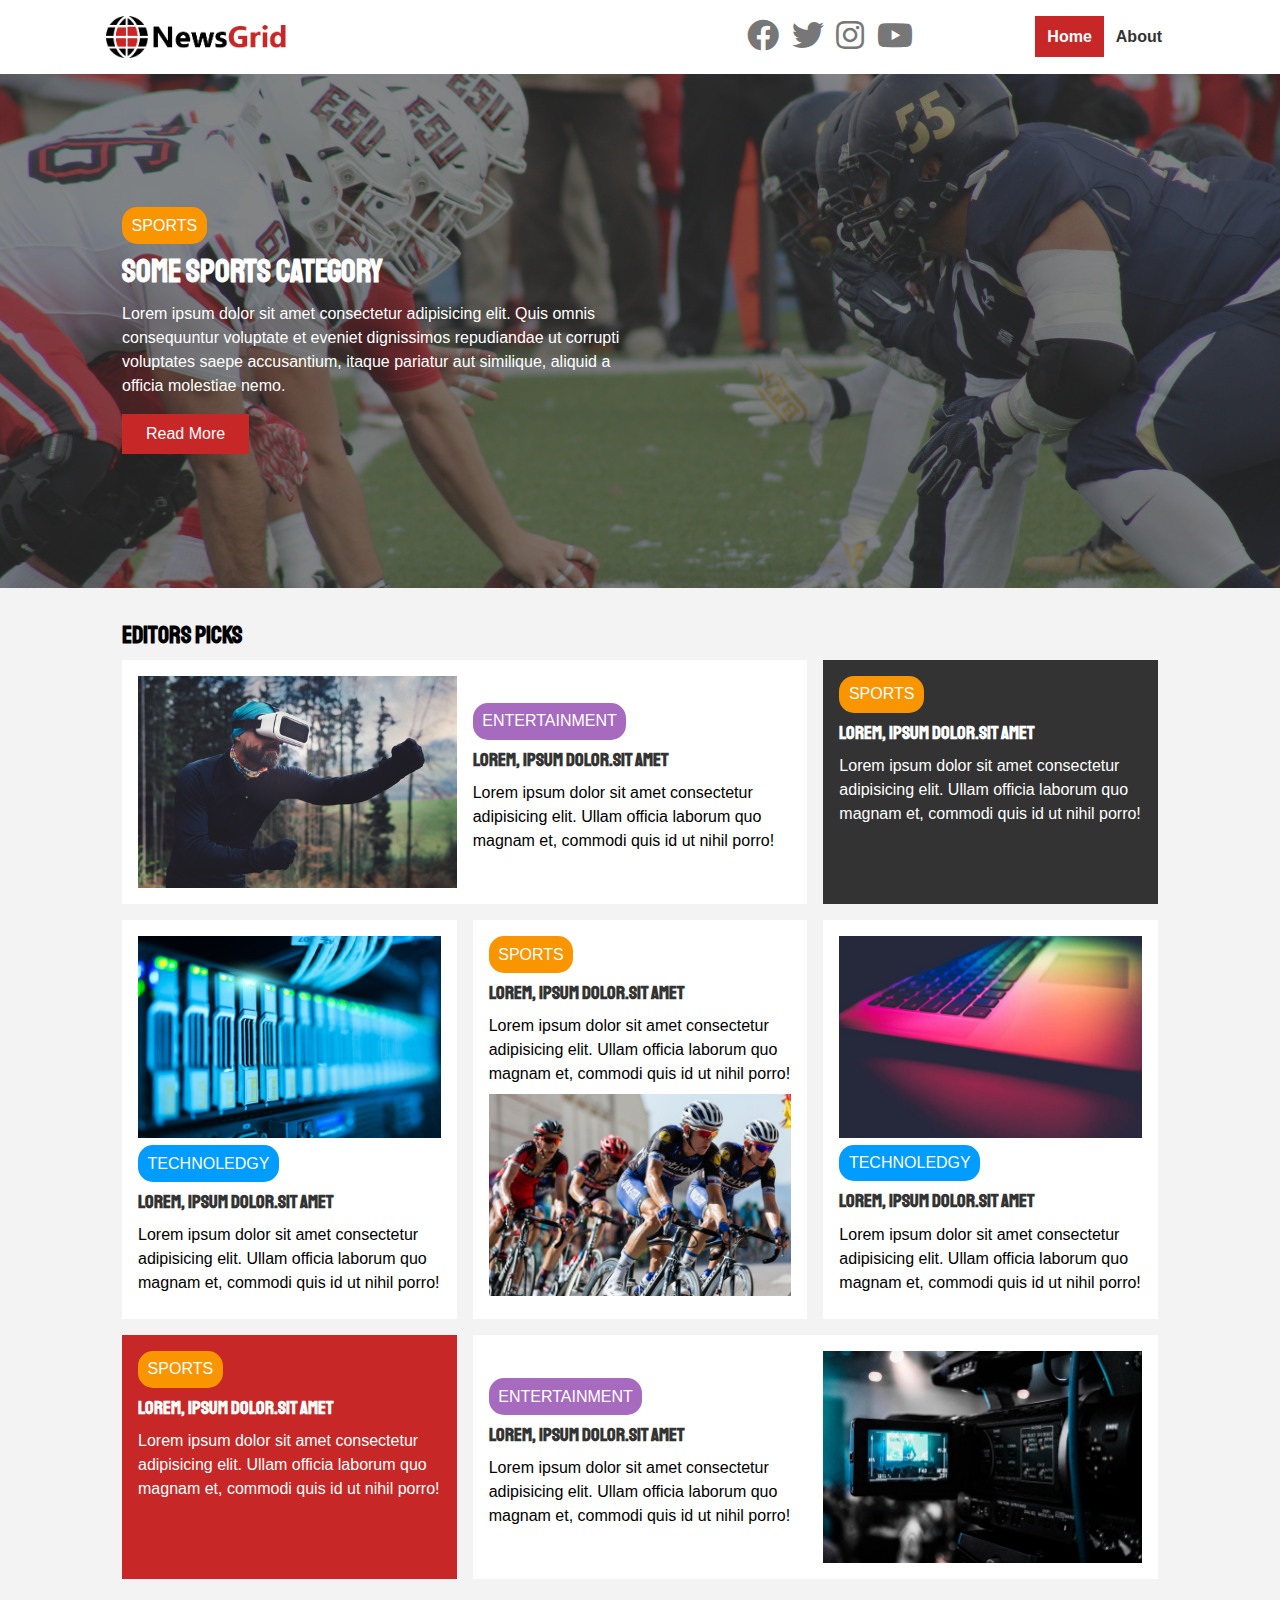
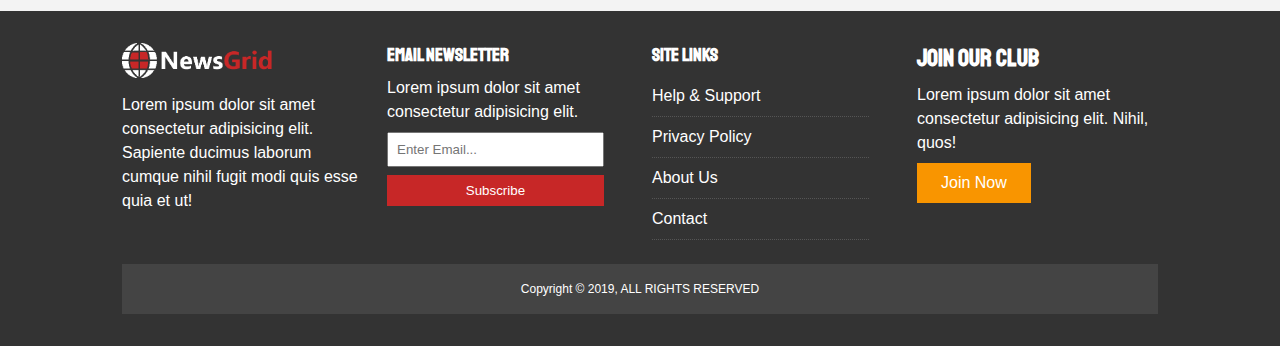
<file: index.html>
<!DOCTYPE html>
<html lang="en">
<head>
  <meta charset="UTF-8">
  <meta name="viewport" content="width=device-width, initial-scale=1.0">
  <meta http-equiv="X-UA-Compatible" content="ie=edge">
  <link rel="stylesheet" href="https://use.fontawesome.com/releases/v5.9.0/css/all.css">
  <link href="https://fonts.googleapis.com/css?family=Staatliches&display=swap" rel="stylesheet">
  <link rel="stylesheet" href="/css/style.css">
  <link rel="stylesheet" media="screen and (max-width: 768px)" href="/css/mobile.css">
  <link rel="shortcut icon" type="image/x-icon" href="favicon.ico">
  <title>NewsGrid | Latest News</title>
</head>
<body>
  <nav id="main-nav">
    <div class="container">
      <img src="img/logo.png" alt="NewsGrid" class="logo">
      <div class="social">
        <a href="http://facebook.com" target="_blank"><i class="fab fa-facebook fa-2x"></i></a>
        <a href="http://twitter.com" target="_blank"><i class="fab fa-twitter fa-2x"></i></a>
        <a href="http://instagram.com" target="_blank"><i class="fab fa-instagram fa-2x"></i></a>
        <a href="http://youtube.com" target="_blank"><i class="fab fa-youtube fa-2x"></i></a>
      </div>
      <ul>
        <li><a href="index.html" class="current">Home</a></li>
        <li><a href="about.html">About</a></li>
      </ul>
    </div>
  </nav>

  <!-- Showcase -->
  <header id="showcase">
    <div class="container">
      <div class="showcase-container">
        <div class="showcase-content">
          <div class="category category-sports">Sports</div>
          <h1>Some Sports Category</h1>
          <p>Lorem ipsum dolor sit amet consectetur adipisicing elit. Quis omnis consequuntur voluptate et eveniet dignissimos repudiandae ut corrupti voluptates saepe accusantium, itaque pariatur aut similique, aliquid a officia molestiae nemo.</p>
          <a href="article.html" class="btn btn-primary">Read More</a>
        </div>
      </div>
    </div>
  </header>

  <!-- Home Articles -->
  <section id="home-articles" class="py-2">
    <div class="container">
      <h2>Editors Picks</h2>
      <div class="articles-container">
        <article class="card">
          <img src="img/articles/ent1.jpg" alt="">
          <div>
            <div class="category category-ent">Entertainment</div>
            <h3>
              <a href="article.html">Lorem, ipsum dolor.sit amet</a>
            </h3>
            <p>Lorem ipsum dolor sit amet consectetur adipisicing elit. Ullam officia laborum quo magnam et, commodi quis id ut nihil porro!</p>
          </div>
        </article>
        <!-- new article -->
        <article class="card bg-dark">
          <div class="category category-sports">Sports</div>
          <h3>
            <a href="article.html">Lorem, ipsum dolor.sit amet</a>
          </h3>
          <p>Lorem ipsum dolor sit amet consectetur adipisicing elit. Ullam officia laborum quo magnam et, commodi quis id ut nihil porro!</p>
        </article>
        <!-- new article -->
        <article class="card">
          <img src="img/articles/tech1.jpg" alt="">
          <div class="category category-tech">Technoledgy</div>
          <h3>
            <a href="article.html">Lorem, ipsum dolor.sit amet</a>
          </h3>
          <p>Lorem ipsum dolor sit amet consectetur adipisicing elit. Ullam officia laborum quo magnam et, commodi quis id ut nihil porro!</p>
        </article>
        <!-- new article -->
        <article class="card">
          <div class="category category-sports">Sports</div>
          <h3>
            <a href="article.html">Lorem, ipsum dolor.sit amet</a>
          </h3>
          <p>Lorem ipsum dolor sit amet consectetur adipisicing elit. Ullam officia laborum quo magnam et, commodi quis id ut nihil porro!</p>
            <img src="img/articles/sports1.jpg" alt="">
        </article>
        <!-- new article -->
        <article class="card">
          <img src="img/articles/tech2.jpg" alt="">
          <div class="category category-tech">Technoledgy</div>
          <h3>
            <a href="article.html">Lorem, ipsum dolor.sit amet</a>
          </h3>
          <p>Lorem ipsum dolor sit amet consectetur adipisicing elit. Ullam officia laborum quo magnam et, commodi quis id ut nihil porro!</p>
        </article>
        <!-- New Article -->
        <article class="card bg-primary">
          <div class="category category-sports">Sports</div>
          <h3>
            <a href="article.html">Lorem, ipsum dolor.sit amet</a>
          </h3>
          <p>Lorem ipsum dolor sit amet consectetur adipisicing elit. Ullam officia laborum quo magnam et, commodi quis id ut nihil porro!</p>
        </article>
        <!-- New Article -->
        <article class="card">
          <div>
            <div class="category category-ent">Entertainment</div>
            <h3>
              <a href="article.html">Lorem, ipsum dolor.sit amet</a>
            </h3>
            <p>Lorem ipsum dolor sit amet consectetur adipisicing elit. Ullam officia laborum quo magnam et, commodi quis id ut nihil porro!</p>
          </div>
          <img src="img/articles/ent2.jpg" alt="">
        </article>
      </div>
    </div>
  </section>

  <!-- Footer -->
  <footer id="main-footer" class="py-2">
    <div class="container footer-container">
      <div>
        <img src="img/logo_light.png" alt="NewsGrid">
        <p>Lorem ipsum dolor sit amet consectetur adipisicing elit. Sapiente ducimus laborum cumque nihil fugit modi quis esse quia et ut!</p>
      </div>

      <div>
        <h3>Email Newsletter</h3>
        <p>Lorem ipsum dolor sit amet consectetur adipisicing elit.</p>
        <form name="contact" method="POST" data-netlify="true">
          <input type="email" name="email" placeholder="Enter Email...">
          <input type="submit" value="Subscribe" class="btn btn-primary">
        </form>
      </div>
      <div>
        <h3>Site Links</h3>
        <ul class="list">
          <li><a href="#">Help & Support</a></li>
          <li><a href="#">Privacy Policy</a></li>
          <li><a href="#">About Us</a></li>
          <li><a href="#">Contact</a></li>
        </ul>
      </div>

      <div>
        <h2>Join Our Club</h2>
        <p>Lorem ipsum dolor sit amet consectetur adipisicing elit. Nihil, quos!</p>
        <a href="#" class="btn btn-secondary">Join Now</a>
      </div>

      <div>
        <p>Copyright &copy; 2019, ALL RIGHTS RESERVED</p>
      </div>

    </div>
  </footer>
</body>
</html>
</file>
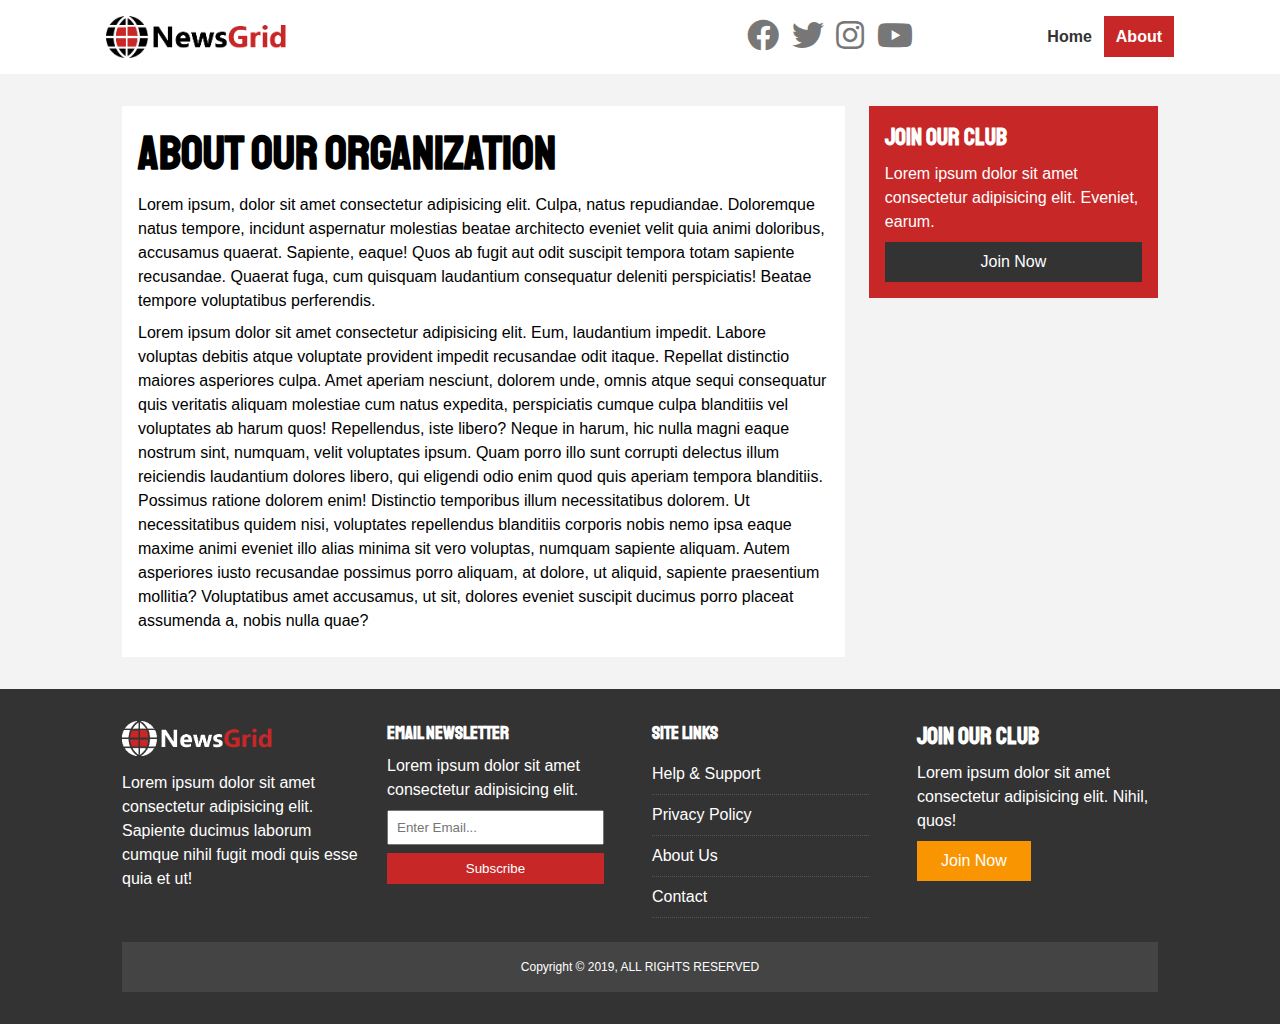
<file: about.html>
<!DOCTYPE html>
<html lang="en">
<head>
  <meta charset="UTF-8">
  <meta name="viewport" content="width=device-width, initial-scale=1.0">
  <meta http-equiv="X-UA-Compatible" content="ie=edge">
  <link rel="stylesheet" href="https://use.fontawesome.com/releases/v5.9.0/css/all.css">
  <link href="https://fonts.googleapis.com/css?family=Staatliches&display=swap" rel="stylesheet">
  <link rel="stylesheet" href="/css/style.css">
  <link rel="stylesheet" media="screen and (max-width: 768px)" href="/css/mobile.css">
  <link rel="shortcut icon" type="image/x-icon" href="favicon.ico">
  <title>NewsGrid | About</title>
</head>
<body>
  <nav id="main-nav">
    <div class="container">
      <img src="img/logo.png" alt="NewsGrid" class="logo">
      <div class="social">
        <a href="http://facebook.com" target="_blank"><i class="fab fa-facebook fa-2x"></i></a>
        <a href="http://twitter.com" target="_blank"><i class="fab fa-twitter fa-2x"></i></a>
        <a href="http://instagram.com" target="_blank"><i class="fab fa-instagram fa-2x"></i></a>
        <a href="http://youtube.com" target="_blank"><i class="fab fa-youtube fa-2x"></i></a>
      </div>
      <ul>
        <li><a href="index.html">Home</a></li>
        <li><a href="about.html" class="current">About</a></li>
      </ul>
    </div>
  </nav>

  <section id="about">
    <div class="container">
      <div class="page-container">
        <article class="card">
          <h1 class="l-heading">About Our Organization</h1>
          <p>Lorem ipsum, dolor sit amet consectetur adipisicing elit. Culpa, natus repudiandae. Doloremque natus tempore, incidunt aspernatur molestias beatae architecto eveniet velit quia animi doloribus, accusamus quaerat. Sapiente, eaque! Quos ab fugit aut odit suscipit tempora totam sapiente recusandae. Quaerat fuga, cum quisquam laudantium consequatur deleniti perspiciatis! Beatae tempore voluptatibus perferendis.</p>
          <p>Lorem ipsum dolor sit amet consectetur adipisicing elit. Eum, laudantium impedit. Labore voluptas debitis atque voluptate provident impedit recusandae odit itaque. Repellat distinctio maiores asperiores culpa. Amet aperiam nesciunt, dolorem unde, omnis atque sequi consequatur quis veritatis aliquam molestiae cum natus expedita, perspiciatis cumque culpa blanditiis vel voluptates ab harum quos! Repellendus, iste libero? Neque in harum, hic nulla magni eaque nostrum sint, numquam, velit voluptates ipsum. Quam porro illo sunt corrupti delectus illum reiciendis laudantium dolores libero, qui eligendi odio enim quod quis aperiam tempora blanditiis. Possimus ratione dolorem enim! Distinctio temporibus illum necessitatibus dolorem. Ut necessitatibus quidem nisi, voluptates repellendus blanditiis corporis nobis nemo ipsa eaque maxime animi eveniet illo alias minima sit vero voluptas, numquam sapiente aliquam. Autem asperiores iusto recusandae possimus porro aliquam, at dolore, ut aliquid, sapiente praesentium mollitia? Voluptatibus amet accusamus, ut sit, dolores eveniet suscipit ducimus porro placeat assumenda a, nobis nulla quae?</p>
        </article>
        <aside class="card bg-primary">
          <h2>Join Our Club</h2>
          <p>Lorem ipsum dolor sit amet consectetur adipisicing elit. Eveniet, earum.</p>
          <a href="#" class="btn btn-dark btn-block">Join Now</a>
        </aside>
      </div>
    </div>
  </section>

  <!-- Footer -->
  <footer id="main-footer" class="py-2">
    <div class="container footer-container">
      <div>
        <img src="img/logo_light.png" alt="NewsGrid">
        <p>Lorem ipsum dolor sit amet consectetur adipisicing elit. Sapiente ducimus laborum cumque nihil fugit modi quis esse quia et ut!</p>
      </div>

      <div>
        <h3>Email Newsletter</h3>
        <p>Lorem ipsum dolor sit amet consectetur adipisicing elit.</p>
        <form name="contact" method="POST" data-netlify="true">
          <input type="email" name="email" placeholder="Enter Email...">
          <input type="submit" value="Subscribe" class="btn btn-primary">
        </form>
      </div>
      <div>
        <h3>Site Links</h3>
        <ul class="list">
          <li><a href="#">Help & Support</a></li>
          <li><a href="#">Privacy Policy</a></li>
          <li><a href="#">About Us</a></li>
          <li><a href="#">Contact</a></li>
        </ul>
      </div>

      <div>
        <h2>Join Our Club</h2>
        <p>Lorem ipsum dolor sit amet consectetur adipisicing elit. Nihil, quos!</p>
        <a href="#" class="btn btn-secondary">Join Now</a>
      </div>

      <div>
        <p>Copyright &copy; 2019, ALL RIGHTS RESERVED</p>
      </div>

    </div>
  </footer>
</body>
</html>
</file>
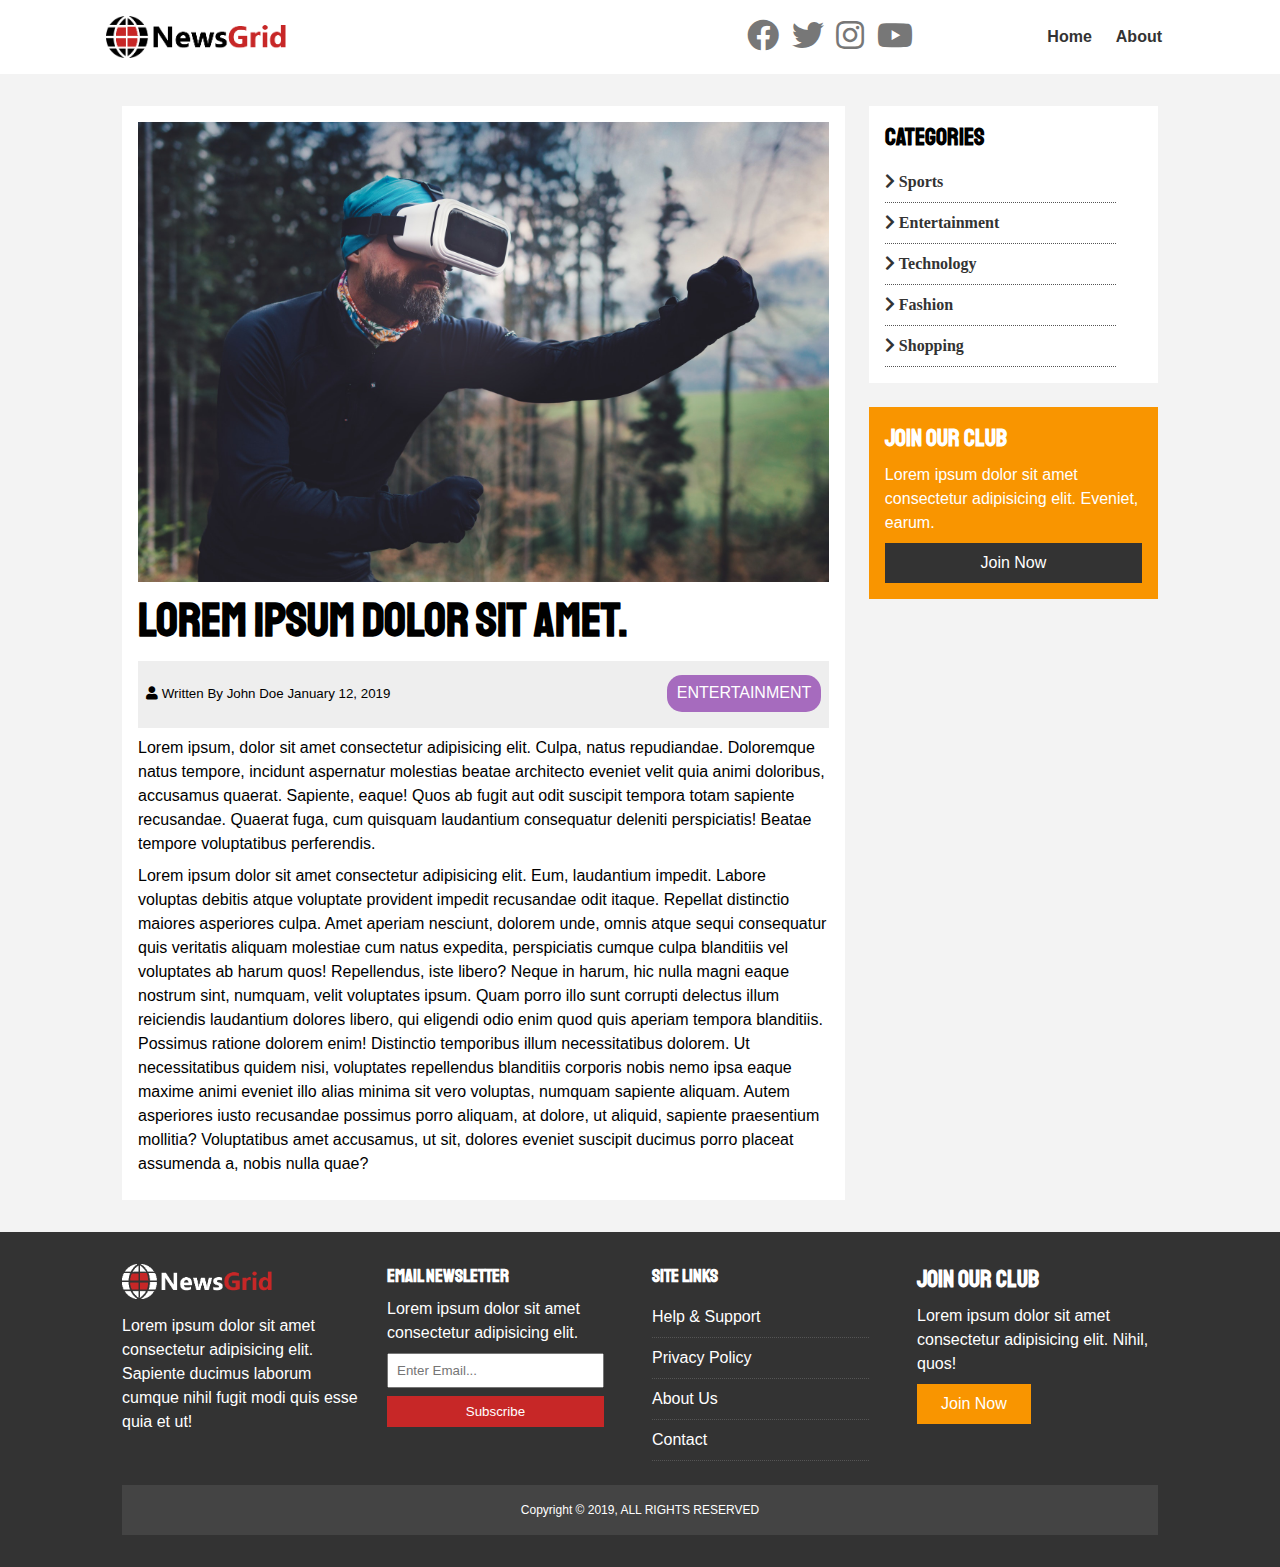
<file: article.html>
<!DOCTYPE html>
<html lang="en">
<head>
  <meta charset="UTF-8">
  <meta name="viewport" content="width=device-width, initial-scale=1.0">
  <meta http-equiv="X-UA-Compatible" content="ie=edge">
  <link rel="stylesheet" href="https://use.fontawesome.com/releases/v5.9.0/css/all.css">
  <link href="https://fonts.googleapis.com/css?family=Staatliches&display=swap" rel="stylesheet">
  <link rel="stylesheet" href="/css/style.css">
  <link rel="stylesheet" media="screen and (max-width: 768px)" href="/css/mobile.css">
  <link rel="shortcut icon" type="image/x-icon" href="favicon.ico">
  <title>NewsGrid | Latest News</title>
</head>
<body>
  <nav id="main-nav">
    <div class="container">
      <img src="img/logo.png" alt="NewsGrid" class="logo">
      <div class="social">
        <a href="http://facebook.com" target="_blank"><i class="fab fa-facebook fa-2x"></i></a>
        <a href="http://twitter.com" target="_blank"><i class="fab fa-twitter fa-2x"></i></a>
        <a href="http://instagram.com" target="_blank"><i class="fab fa-instagram fa-2x"></i></a>
        <a href="http://youtube.com" target="_blank"><i class="fab fa-youtube fa-2x"></i></a>
      </div>
      <ul>
        <li><a href="index.html">Home</a></li>
        <li><a href="about.html">About</a></li>
      </ul>
    </div>
  </nav>

  <section id="article">
    <div class="container">
      <div class="page-container">
        <article class="card">
          <img src="img/articles/ent1.jpg" alt="">
          <h1 class="l-heading">Lorem ipsum dolor sit amet.</h1>
          <div class="meta">
            <small>
              <i class="fas fa-user"></i> Written By John Doe January 12, 2019
            </small>
            <div class="category category-ent">Entertainment</div>
          </div>
          <p>Lorem ipsum, dolor sit amet consectetur adipisicing elit. Culpa, natus repudiandae. Doloremque natus tempore, incidunt aspernatur molestias beatae architecto eveniet velit quia animi doloribus, accusamus quaerat. Sapiente, eaque! Quos ab fugit aut odit suscipit tempora totam sapiente recusandae. Quaerat fuga, cum quisquam laudantium consequatur deleniti perspiciatis! Beatae tempore voluptatibus perferendis.</p>
          <p>Lorem ipsum dolor sit amet consectetur adipisicing elit. Eum, laudantium impedit. Labore voluptas debitis atque voluptate provident impedit recusandae odit itaque. Repellat distinctio maiores asperiores culpa. Amet aperiam nesciunt, dolorem unde, omnis atque sequi consequatur quis veritatis aliquam molestiae cum natus expedita, perspiciatis cumque culpa blanditiis vel voluptates ab harum quos! Repellendus, iste libero? Neque in harum, hic nulla magni eaque nostrum sint, numquam, velit voluptates ipsum. Quam porro illo sunt corrupti delectus illum reiciendis laudantium dolores libero, qui eligendi odio enim quod quis aperiam tempora blanditiis. Possimus ratione dolorem enim! Distinctio temporibus illum necessitatibus dolorem. Ut necessitatibus quidem nisi, voluptates repellendus blanditiis corporis nobis nemo ipsa eaque maxime animi eveniet illo alias minima sit vero voluptas, numquam sapiente aliquam. Autem asperiores iusto recusandae possimus porro aliquam, at dolore, ut aliquid, sapiente praesentium mollitia? Voluptatibus amet accusamus, ut sit, dolores eveniet suscipit ducimus porro placeat assumenda a, nobis nulla quae?</p>
        </article>

        <aside id="categories" class="card">
          <h2>Categories</h2>
          <ul class="list">
            <li><a href="#"><i class="fas fa-chevron-right"> Sports</i></a></li>
            <li><a href="#"><i class="fas fa-chevron-right"> Entertainment</i></a></li>
            <li><a href="#"><i class="fas fa-chevron-right"> Technology</i></a></li>
            <li><a href="#"><i class="fas fa-chevron-right"> Fashion</i></a></li>
            <li><a href="#"><i class="fas fa-chevron-right"> Shopping</i></a></li>
          </ul>
        </aside>
        <aside class="card bg-secondary">
          <h2>Join Our Club</h2>
          <p>Lorem ipsum dolor sit amet consectetur adipisicing elit. Eveniet, earum.</p>
          <a href="#" class="btn btn-dark btn-block">Join Now</a>
        </aside>
      </div>
    </div>
  </section>

  <!-- Footer -->
  <footer id="main-footer" class="py-2">
    <div class="container footer-container">
      <div>
        <img src="img/logo_light.png" alt="NewsGrid">
        <p>Lorem ipsum dolor sit amet consectetur adipisicing elit. Sapiente ducimus laborum cumque nihil fugit modi quis esse quia et ut!</p>
      </div>

      <div>
        <h3>Email Newsletter</h3>
        <p>Lorem ipsum dolor sit amet consectetur adipisicing elit.</p>
        <form name="contact" method="POST" data-netlify="true">
          <input type="email" name="email" placeholder="Enter Email...">
          <input type="submit" value="Subscribe" class="btn btn-primary">
        </form>
      </div>
      <div>
        <h3>Site Links</h3>
        <ul class="list">
          <li><a href="#">Help & Support</a></li>
          <li><a href="#">Privacy Policy</a></li>
          <li><a href="#">About Us</a></li>
          <li><a href="#">Contact</a></li>
        </ul>
      </div>

      <div>
        <h2>Join Our Club</h2>
        <p>Lorem ipsum dolor sit amet consectetur adipisicing elit. Nihil, quos!</p>
        <a href="#" class="btn btn-secondary">Join Now</a>
      </div>

      <div>
        <p>Copyright &copy; 2019, ALL RIGHTS RESERVED</p>
      </div>

    </div>
  </footer>
</body>
</html>
</file>
<file: css/style.css>
:root {
  --primary-color: #c72727;
  --secondary-color: #f99500;
  --light-color: #f3f3f3;
  --dark-color: #333;
  --max-width: 1100px;
}

.category {
  --sports-color: #f99500;
  --ent-color: #a66bbe;
  --tech-color: #009cff;
}

* {
  margin: 0;
  padding: 0;
  box-sizing: border-box;
}

body {
  font-family: 'lato', sans-serif;
  line-height: 1.5;
  background: var(--light-color);
}

a {
  color: #333;
  text-decoration: none;
}

ul {
  list-style: none;
}

p {
  margin: .5rem 0;
}

img {
  width: 100%;
}

h1, h2, h3, h4, h5, h6 {
  font-family: 'staatliches', cursive;
  margin-bottom: .55rem;
  line-height: 1.3;
}

/* Utility */
.container {
  max-width: var(--max-width);
  margin: auto;
  padding: 0 2rem;
  overflow: hidden;
}

.category {
  display: inline-block;
  color: #fff;
  font-size: .55;
  text-transform: uppercase;
  padding: .4rem .6rem;
  border-radius: 15px;
  margin-bottom: .5rem;
}

.category-sports { background: var(--sports-color); }
.category-ent { background: var(--ent-color); }
.category-tech { background: var(--tech-color); }

.btn {
  display: inline-block;
  border: none;
  background: var(--dark-color);
  color: #fff;
  padding: .5rem 1.5rem;
}

.btn-light { background: var(--light-color); }
.btn-primary { background: var(--primary-color); }
.btn-secondary { background: var(--secondary-color); }

.btn:hover {
  opacity: .9;
}

.btn-block {
  display: block;
  width: 100%;
  text-align: center;
}

.card {
  background: #fff;
  padding: 1rem;
}

.bg-dark {
  background: var(--dark-color);
  color: #fff;
}
.bg-primary {
  background: var(--primary-color);
  color: #fff;
}
.bg-secondary {
  background: var(--secondary-color);
  color: #fff;
}

.bg-dark h1,
.bg-dark h2,
.bg-dark h3,
.bg-dark a,
.bg-primary h1,
.bg-primary h2,
.bg-primary h3,
.bg-primary a,
.bg-secondary h1,
.bg-secondary h2,
.bg-secondary h3,
.bg-secondary a {
  color: #fff;
}

.py-1 { padding: 1.5rem 0 }
.py-2 { padding: 2rem 0 }
.py-3 { padding: 3rem 0 }
.p-1 { padding: 1.5rem }
.p-2 { padding: 2rem }
.p-3 { padding: 3rem }

.l-heading {
  font-size: 3rem;
}

.list li {
  padding: .5rem 0;
  border-bottom: #555 dotted 1px;
  width: 90%;
}

.list li a:hover {
  color: var(--primary-color) !important;
}

/* Inner page grid container */
.page-container {
  display: grid;
  grid-template-columns: 5fr 2fr;
  margin: 2rem 0;
  grid-gap: 1.5rem;
}

.page-container > *:first-child {
  grid-row: 1 / span 3;
}

/* Navigation */
#main-nav {
  background: #fff;
  position: sticky;
  top: 0;
  z-index: 2;
}

#main-nav .container {
  display: grid;
  grid-template-columns: 6fr 3fr 2fr;
  padding: 1rem;
  align-items: center;
}

#main-nav .logo {
  width: 180px;
}

#main-nav ul {
  justify-self: end;
  display: flex;
}

#main-nav ul li a {
  padding: .75rem;
  font-weight: bold;
}

#main-nav  ul li a.current {
  background: var(--primary-color);
  color: #fff;
}

#main-nav  ul li a:hover {
  background: var(--light-color);
  color: var(--dark-color);
}

#main-nav .social {
  justify-self: center;
}

#main-nav .social i {
  color: #777;
  margin-right: .5rem;
}

/* Showcase */

#showcase {
  color: #fff;
  background: #333;
  padding: 2rem;
  position: relative;
}

#showcase:before {
  content: '';
  background: url('../img/featured.jpg') no-repeat center center/cover;
  position: absolute;
  top: 0;
  left: 0;
  width: 100%;
  height: 100%;
  opacity: .4;
}

#showcase .showcase-container {
  display: grid;
  grid-template-columns: repeat(2, 1fr);
  justify-content: center;
  align-items: center;
  height: 50vh;
}

#showcase .showcase-content {
  z-index: 1;
}

#showcase .showcase-content p {
  margin-bottom: 1rem;
}

/* Home Articles */
#home-articles .articles-container {
  display: grid;
  grid-template-columns: repeat(3, 1fr);
  grid-gap: 1rem;
}

#home-articles .articles-container > *:first-child,
#home-articles .articles-container > *:last-child {
  display: grid;
  grid-template-columns: repeat(2, 1fr);
  grid-gap: 1rem;
  align-items: center;
  grid-column: 1 / span 2;
}

#home-articles .articles-container > *:last-child {
  grid-column: 2 / span 2;
}

#article .meta {
  display: flex;
  justify-content: space-between;
  align-items: center;
  background: #eee;
  padding: .5rem;
}

#article .meta .category {
  margin-top: .4rem;
}

/* Footer */

#main-footer {
  background: var(--dark-color);
  color: #fff;
}

#main-footer img {
  width: 150px;
}

#main-footer a {
  color: #fff;
}

#main-footer .footer-container {
  display: grid;
  grid-template-columns: repeat(4, 1fr);
  grid-gap: 1.5rem;
}

#main-footer .footer-container > *:last-child {
  background: #444;
  grid-column: 1 / span 4;
  padding: .5rem;
  text-align: center;
  font-size: .75rem;
}

#main-footer .footer-container input[type='email'] {
  width: 90%;
  padding: .5rem;
  margin-bottom: .5rem;
}

#main-footer .footer-container input[type='submit'] {
  width: 90%;
}
</file>
<file: css/mobile.css>
/* Navigation */
 #main-nav .social {
   display: none;
 }

 #main-nav .container {
   grid-template-columns: 1fr;
   grid-gap: 1.2rem;
 }

 #main-nav ul,
 #main-nav .logo {
   justify-self: center;
 }

 #main-nav ul li a {
   padding: .5rem;
 }

 #home-articles .articles-container {
   grid-template-columns: repeat(2, 1fr);
 }

 #home-articles .articles-container > *:first-child,
 #home-articles .articles-container > *:last-child {
   grid-template-columns: 1fr;
   grid-column: 1;
 }

 @media(max-width: 600px) {
   /* Stack Grid Items */

   #showcase .showcase-container,
   #home-articles .articles-container,
   #main-footer .footer-container {
     grid-template-columns: 1fr;
   }

   #showcase .showcase-container {
     
   }

  #main-footer .footer-container > *:last-child {
    grid-column: 1;
  }
  #main-footer .footer-container > *:first-child,
  #main-footer .footer-container > *:nth-child(2) {
    border-bottom: #444 dotted 1px;
    padding-bottom: 1rem;
  }
  /* #main-footer .footer-container > * :last-child,
  #main-footer .footer-container > * :nth-child(3) 
  #main-footer .footer-container > * :nth-child(4) {
    border: none;
  } */

  .page-container {
    grid-template-columns: 1fr;
    text-align: center;
  }

  .l-heading {
    font-size: 2rem;
  }
 }
</file>
